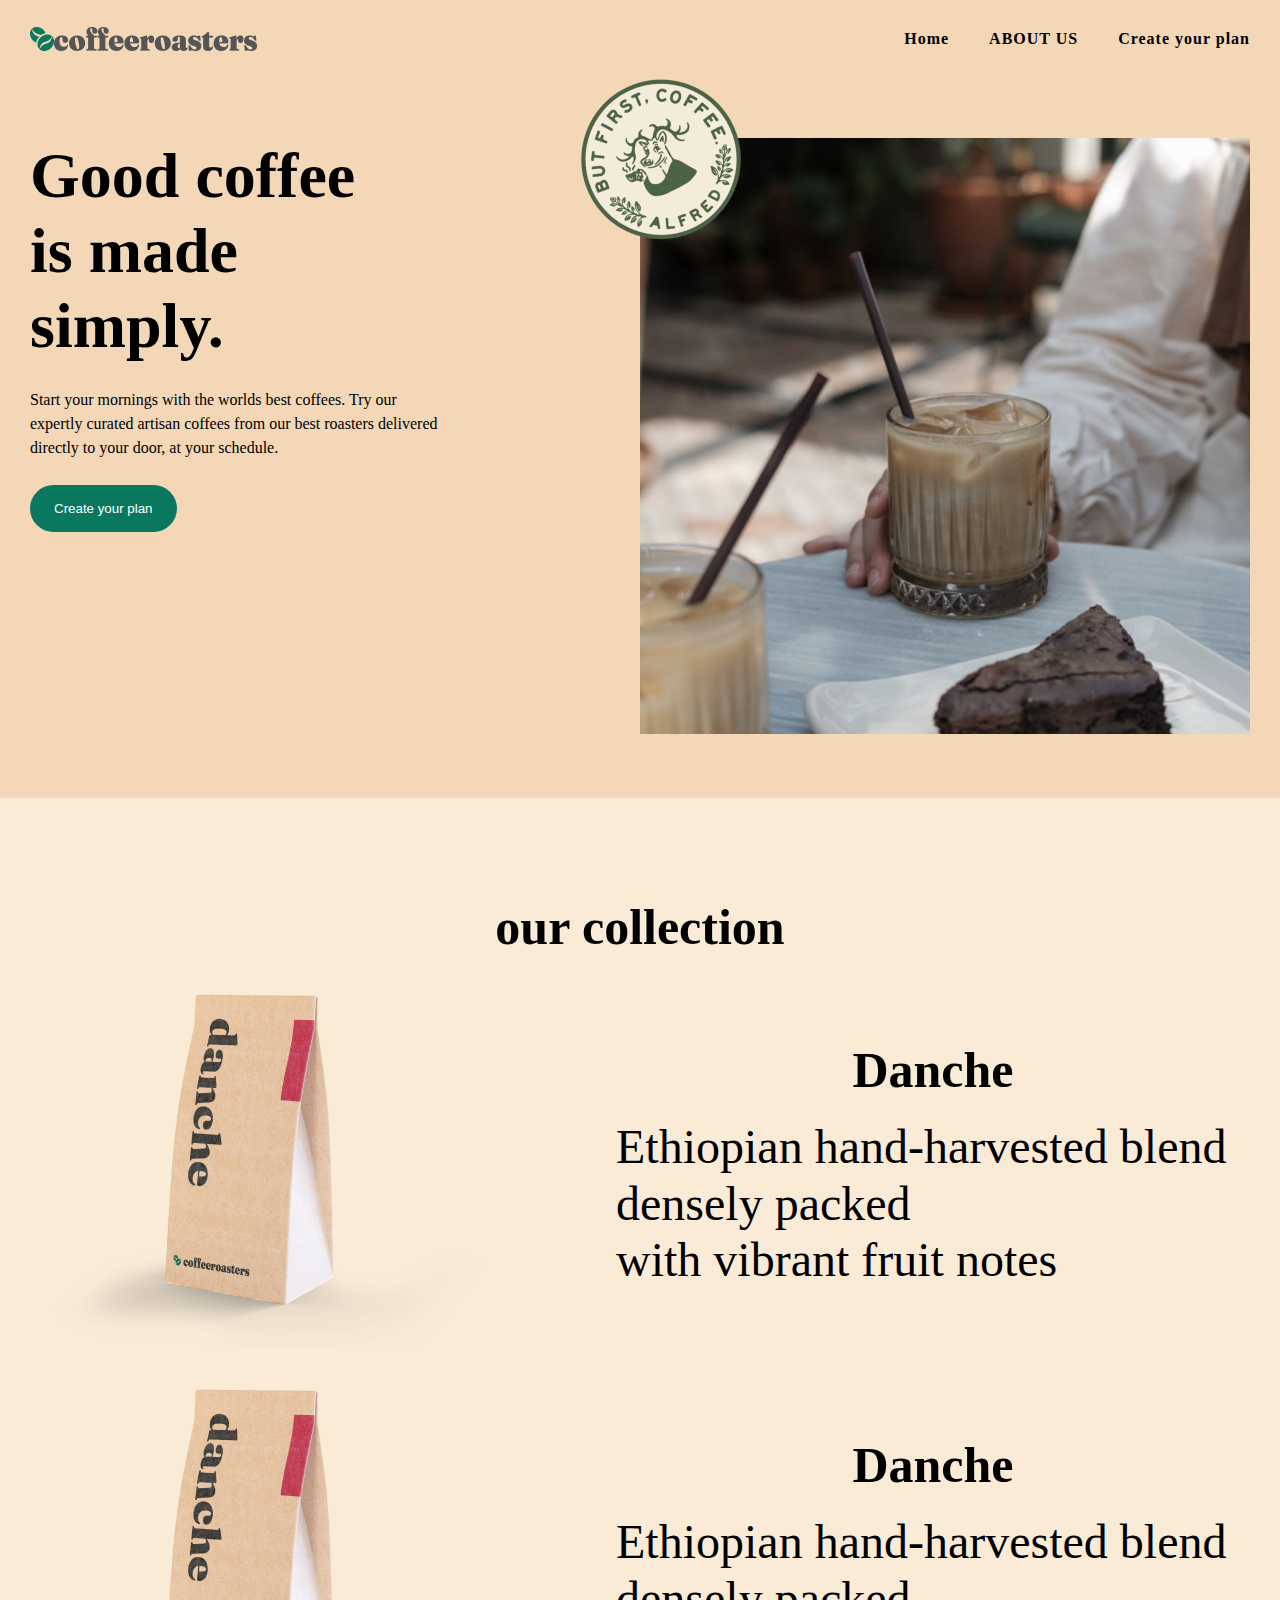
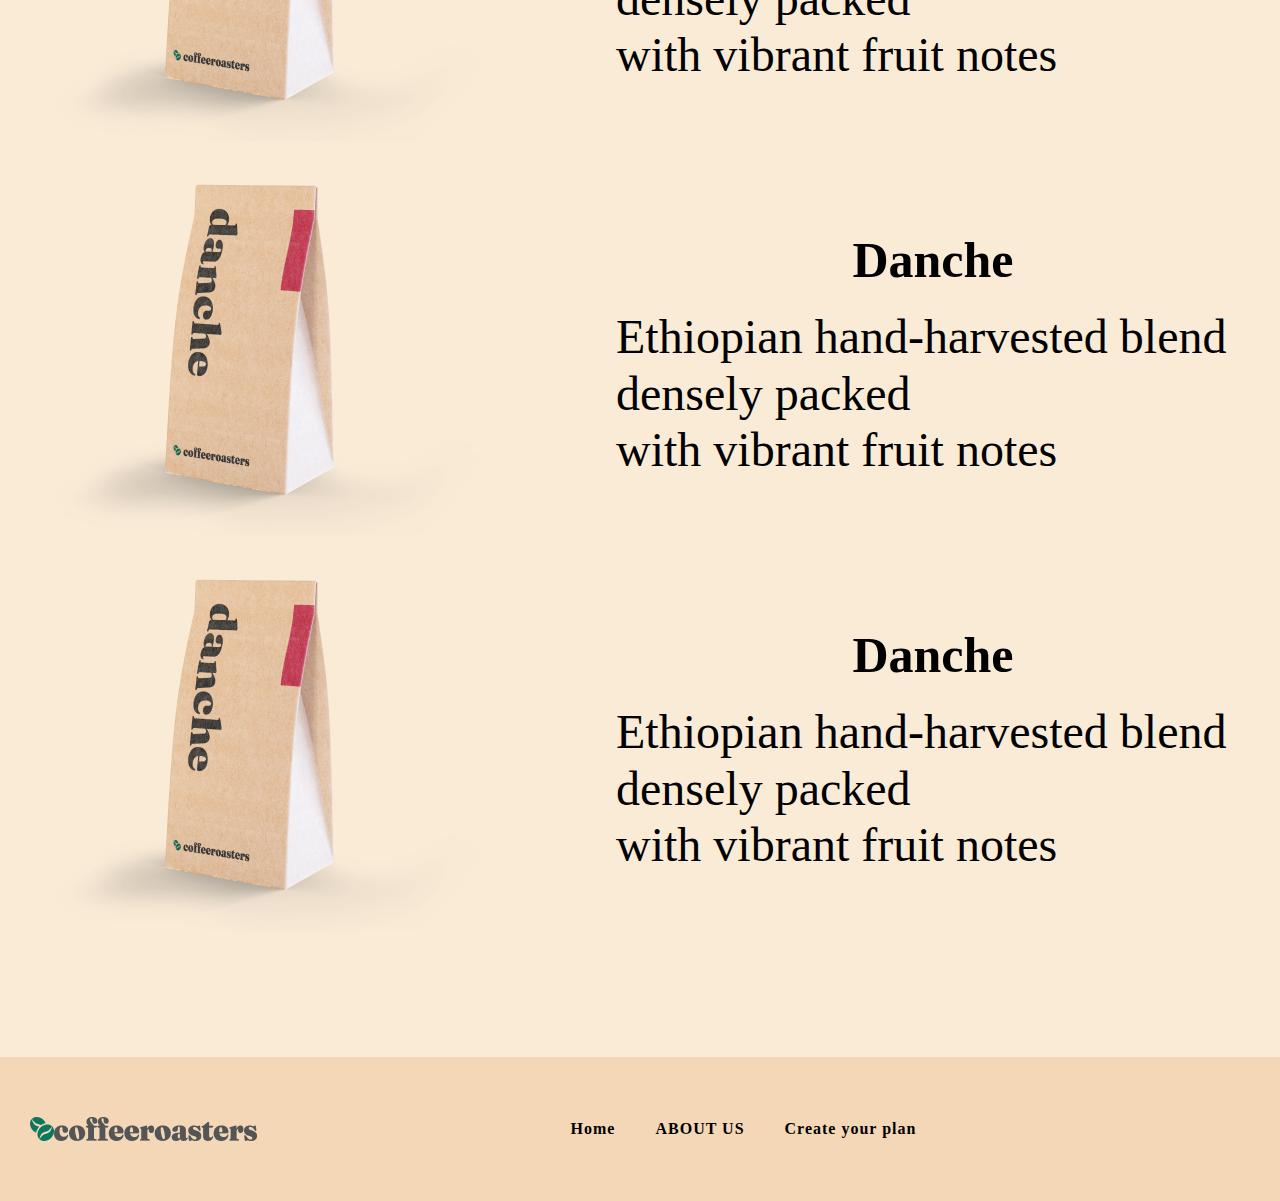
<file: index.html>
<!DOCTYPE html>
<html lang="en">

<head>
    <meta charset="UTF-8">
    <meta name="viewport" content="width=device-width, initial-scale=1.0">
    <title>Document</title>
    <link rel="stylesheet" href="https://cdnjs.cloudflare.com/ajax/libs/font-awesome/6.5.2/css/all.min.css"
        integrity="sha512-SnH5WK+bZxgPHs44uWIX+LLJAJ9/2PkPKZ5QiAj6Ta86w+fsb2TkcmfRyVX3pBnMFcV7oQPJkl9QevSCWr3W6A=="
        crossorigin="anonymous" referrerpolicy="no-referrer" />
    <link rel="stylesheet" href="./stayl.css">
</head>

<body>



    <header>
        <div class="container">
            <img src="./img/Group 3614.png" alt="logo">
            <ul class="menu">
                <li><a href="#">Home</a></li>
                <li><a href="./about.html">ABOUT US</a></li>
                <li><a href="#">Create your plan</a></li>

            </ul>
        </div>
    </header>
    <main>
        <section class="simply">
            <div class="container">
                <div class="simply-text">
                    <h1>Good coffee <br>
                        is made simply.</h1>
                    <p>Start your mornings with the worlds best coffees. Try our expertly curated artisan coffees from
                        our best roasters delivered directly to your door, at your schedule.</p>
                    <button class="btn">Create your plan</button>
                </div>
                <div class="simply-img">
                    <img src="./img/Rectangle 679.png" alt="katta" class="katta-img">
                    <img src="./img/image 40.png" alt="katta" class="kichig-img">
                </div>
            </div>
        </section>
        <section class="collection">
            <div class="container">
                <h2>our collection</h2>
                <div class="coffe-box">
                    <img src="./img/kopi4.png" alt="asf">
                    <div class="coffe-text">
                        <h2>Danche</h2>
                        <p>Ethiopian hand-harvested blend densely packed <br> with vibrant fruit notes</p>
                    </div>
                </div>
                <div class="coffe-box">
                    <img src="./img/kopi4.png" alt="asf">
                    <div class="coffe-text">
                        <h2>Danche</h2>
                        <p>Ethiopian hand-harvested blend densely packed <br> with vibrant fruit notes</p>
                    </div>
                </div>
                <div class="coffe-box">
                    <img src="./img/kopi4.png" alt="asf">
                    <div class="coffe-text">
                        <h2>Danche</h2>
                        <p>Ethiopian hand-harvested blend densely packed <br> with vibrant fruit notes</p>
                    </div>
                </div>
                <div class="coffe-box">
                    <img src="./img/kopi4.png" alt="asf">
                    <div class="coffe-text">
                        <h2>Danche</h2>
                        <p>Ethiopian hand-harvested blend densely packed <br> with vibrant fruit notes</p>
                    </div>
                </div>
            </div>
        </section>
    </main>
    <footer>
        <div class="container">
            <img src="./img/Group 3614.png" alt="logo">
            <ul class="menu">
                <li><a href="#">Home</a></li>
                <li><a href="#">ABOUT US</a></li>
                <li><a href="#">Create your plan</a></li>
            </ul>
            <div class="icons">
                <i class="fa-brands fa-facebook"></i>
                <i class="fa-brands fa-twitter"></i>
                <i class="fa-brands fa-instagram"></i>

            </div>
        </div>


        </div>
    </footer>
    <div>
</body>

</html>
</file>
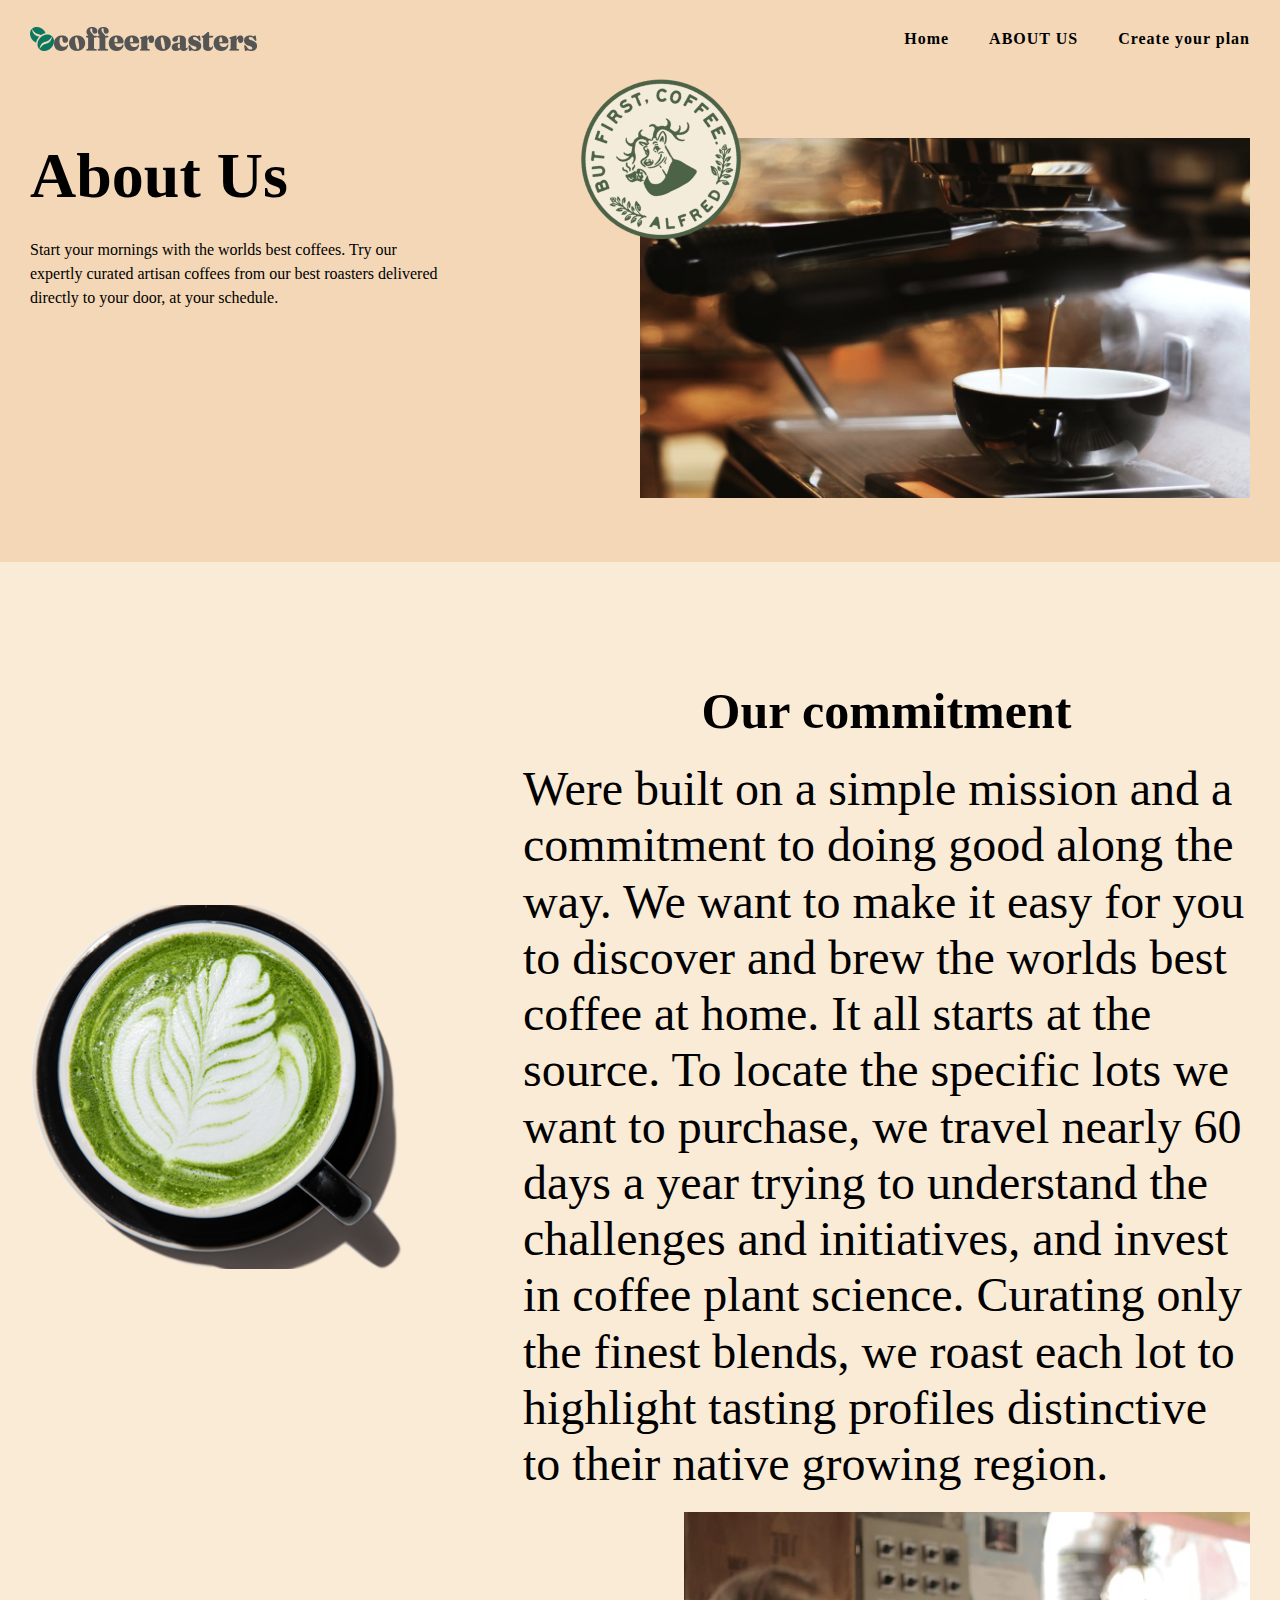
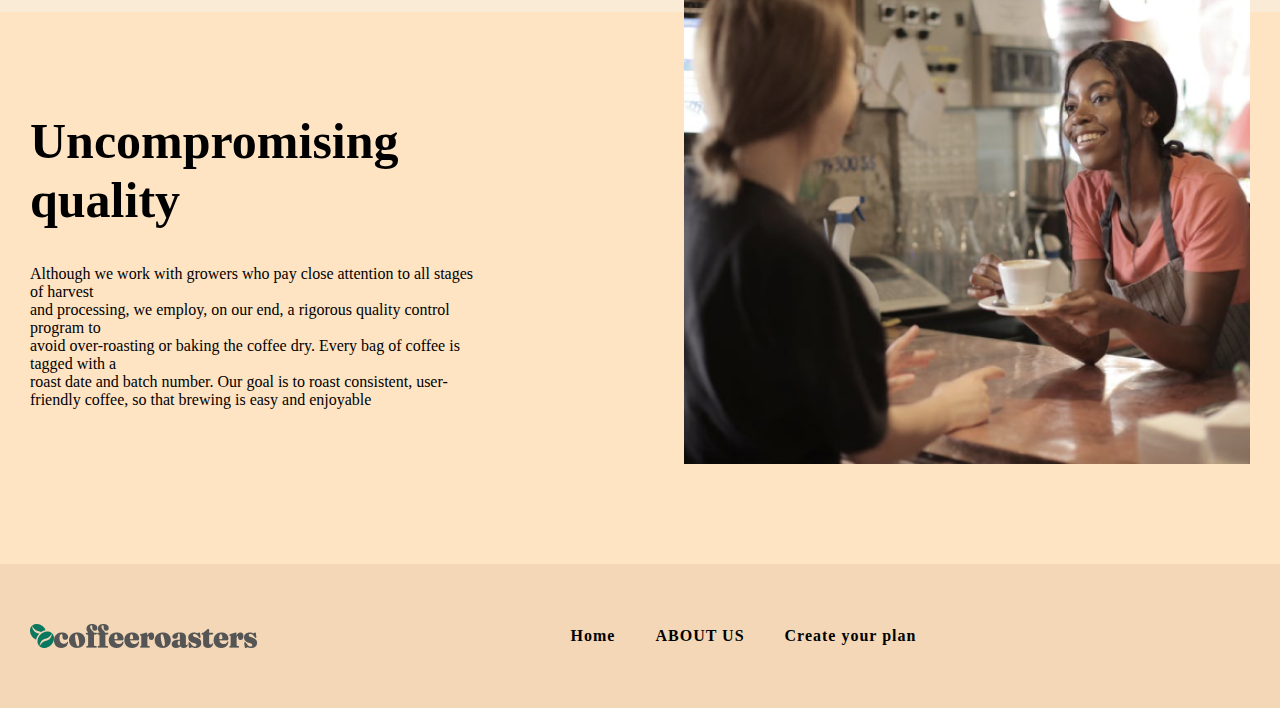
<file: about.html>
<!DOCTYPE html>
<html lang="en">

<head>
    <meta charset="UTF-8">
    <meta name="viewport" content="width=device-width, initial-scale=1.0">
    <title>Document</title>
    <link rel="stylesheet" href="https://cdnjs.cloudflare.com/ajax/libs/font-awesome/6.5.2/css/all.min.css"
    integrity="sha512-SnH5WK+bZxgPHs44uWIX+LLJAJ9/2PkPKZ5QiAj6Ta86w+fsb2TkcmfRyVX3pBnMFcV7oQPJkl9QevSCWr3W6A=="
    crossorigin="anonymous" referrerpolicy="no-referrer" />
    <link rel="stylesheet" href="./stayl.css">
</head>

<body>
    <header>
        <div class="container">
            <img src="./img/Group 3614.png" alt="logo">
            <ul class="menu">
                <li><a href="./index.html">Home</a></li>
                <li><a href="./about.html">ABOUT US</a></li>
                <li><a href="#">Create your plan</a></li>

            </ul>
        </div>
    </header>
    <main>
        <section class="simply">
            <div class="container">
                <div class="simply-text">
                    <h1>About Us </h1>
                    <p>Start your mornings with the worlds best coffees. Try our expertly curated artisan coffees from
                        our best roasters delivered directly to your door, at your schedule.</p>
                </div>
                <div class="simply-img">
                    <img src="./img/Rectangle 679 (1).png" alt="katta" class="katta-img">
                    <img src="./img/image 40.png" alt="katta" class="kichig-img">
                </div>
            </div>
        </section>
        <section>
            <section class="collection">
                <div class="container">
                    <div class="coffe-box">
                        <img src="./img/cup-6 1.png" alt="asf">
                        <div class="coffe-text">
                            <h2>Our commitment</h2>
                            <p>Were built on a simple mission and a commitment to doing good along the way. We want to
                                make it easy for you to discover and brew the worlds best coffee at home. It all starts
                                at the source. To locate the specific lots we want to purchase, we travel nearly 60 days
                                a year trying to understand the challenges and initiatives, and invest in coffee plant
                                science. Curating only the finest blends, we roast each lot to highlight tasting
                                profiles distinctive to their native growing region.</p>
                        </div>
            </section>
            <section class="our">
                <div class="container">
                    <div>
                        <h1>Uncompromising <br> quality</h1> <br><br>   
                        <p>Although we work with growers who pay close attention to all stages of harvest <br> and
                            processing, we employ, on our end, a rigorous quality control program to <br> avoid over-roasting
                            or baking the coffee dry. Every bag of coffee is tagged with a <br> roast date and batch number.
                            Our goal is to roast consistent, user-friendly coffee, so that brewing is easy and
                            enjoyable</p>
                        </div>
                        <img src="./img/Rectangle 681.png" alt="">
                </div>
            </section>
    </main>
    <footer>
        <div class="container">
            <img src="./img/Group 3614.png" alt="logo">
            <ul class="menu">
                <li><a href="#">Home</a></li>
                <li><a href="#">ABOUT US</a></li>
                <li><a href="#">Create your plan</a></li>
            </ul>
            <div class="icons">
                <i class="fa-brands fa-facebook"></i>
                <i class="fa-brands fa-twitter"></i>
                <i class="fa-brands fa-instagram"></i>
            
            </div>
        </div>
       
        
        </div>
    </footer>
</body>

</html>
</file>
<file: stayl.css>
*{
    margin: 0;
    padding: 0;
    box-sizing: border-box;
}
.container{
    max-width: 1220px;
    margin: 0 auto;
}
header{
    padding: 27px 0;
    background-color: #F3D7B7;

}
header .container{
    display: flex;
    justify-content: space-between;
    align-items: center;
}
.menu{
    list-style: none;
    display: flex;
    gap: 40px;
    align-items: center;
}
.menu li a{
 
font-size: 16px;
font-weight: 700;
line-height: 14.06px;
letter-spacing: 1px;
text-decoration: none;
color: black;
}
.simply{
    padding: 60px 0;
    background-color: #F3D7B7;
}
.simply .container{
    display: flex;
    gap: 200px;
}
.simply-text{
    max-width: 464px;
}
h1{
    font-size: 64px;
font-weight: 700;
line-height: 75px;
}
.simply-text p{
font-size: 16px;
font-weight: 400;
line-height: 24px;
margin: 25px 0;
}
.btn{
    padding: 16px 24px;
    background-color: #0A775F;
border-radius: 30px;
border: none;
color: white;
}
.katta-img{
    width: 610px;
}
.simply-img{
    position: relative;
}
.kichig-img{
    position: absolute;
    top: -85px;
    left: -85px;
}
.collection{
    padding: 100px 0;
    text-align: center;
    background-color: antiquewhite;
}
.coffe-box{
    margin: 20px auto;
    display: flex;
    align-items: center;
    gap: 120px;
    justify-content: center;
}
.coffe-text h2{
    font-size: 48px;
    font-weight: 500;
    line-height: 56.25px; 
    text-align: right;
}
.coffe-text p{
font-size: 48px !important;
font-weight: 500;
line-height: 56.25px;
text-align: left !important;
margin-top: 20px;
}
.collection h2{
font-size: 50px;
font-weight: 700;
line-height: 58.59px;
text-align: center;
}
.coffe-box img:hover{
    transform: scale(1.1);

}
footer{
    padding: 60px 0;
    background-color: #F3D7B7;
}
footer .container{
    display: flex;
    justify-content: space-between;
    align-items: center;
}
.icons{
    font-size: 28px;
    display: flex;
    gap: 10px;
}
.our .container{
    display: flex;  
    gap: 200px;
}
.our{
    padding: 100px 0;
    background-color: bisque;
}
.our h1{
    font-size: 50px;
    font-weight: 700;
    line-height: 58.59px;
    text-align: left;
    
}
.our .container img{
    margin-top: -200px;
}
</file>
